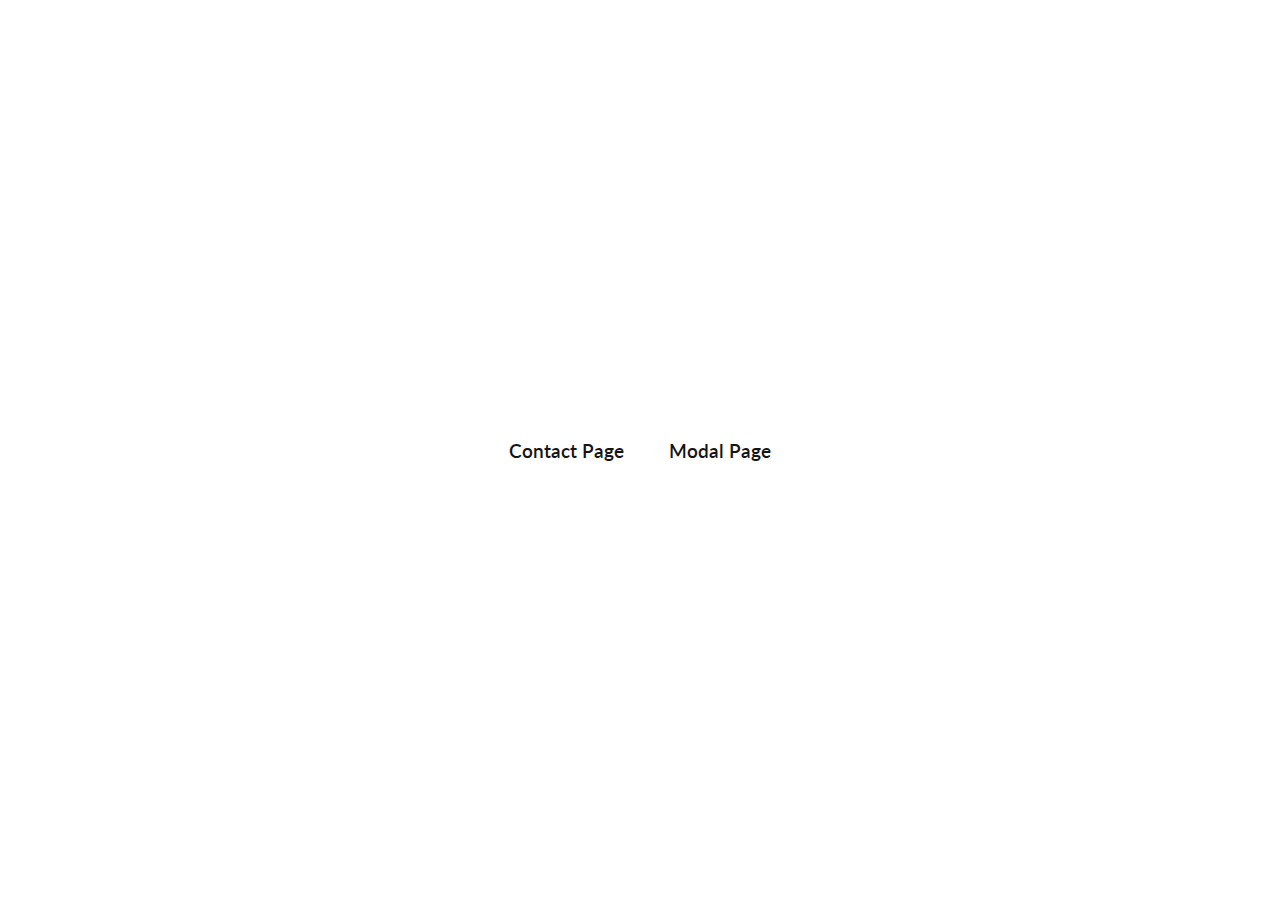
<file: index.html>
<!DOCTYPE html>
<html lang="en">
<head>
    <meta charset="UTF-8">
    <meta http-equiv="X-UA-Compatible" content="IE=edge">
    <meta name="viewport" content="width=device-width, initial-scale=1.0">
    <link rel="stylesheet" href="./style.css">
    <title>Interview Tasks</title>
</head>
<body>
    <section>
        <nav>
            <ul>
                <li> <a href="./contact/contact.html">
                    Contact Page
                </a></li>
                <li>
                    <a href="./modal/modal.html">
                        Modal Page
                    </a>
                </li>
            </ul>
        </nav>
    </section>
</body>
</html>
</file>
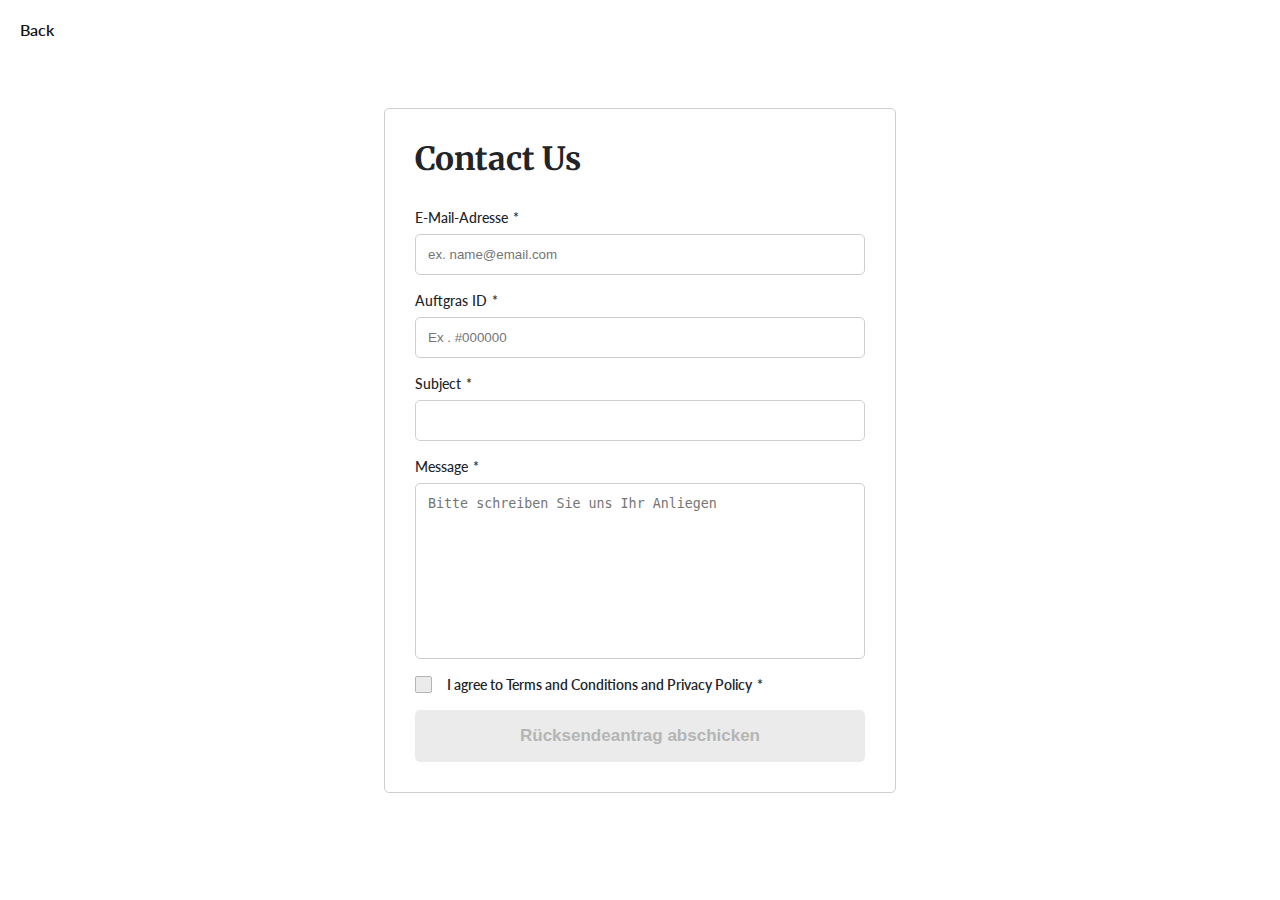
<file: contact/contact.html>
<!DOCTYPE html>
<html lang="en">
<head>
    <meta charset="UTF-8">
    <meta http-equiv="X-UA-Compatible" content="IE=edge">
    <meta name="viewport" content="width=device-width, initial-scale=1.0">
    <link rel="stylesheet" href="./contact.css">
    <title>Contact</title>
</head>
<body>
    <section>
        <a href="../index.html" class="backLink">Back</a>
        <div class="container">
            <h1>Contact Us</h1>
            <form action="#">
                <div>
                    <label for="email">E-Mail-Adresse</label>
                    <input type="text" name="email" id="email" placeholder="ex. name@email.com">
                </div>
                <div>
                    <label for="Auftgras">Auftgras ID</label>
                    <input type="text" name="Auftgras" id="Auftgras" placeholder="Ex . #000000">
                </div>
                <div>
                    <label for="Subject">Subject</label>
                    <input type="text" name="Subject" id="subject">
                </div>
                <div>
                    <label for="Message">Message</label>
                    <textarea name="Message" id="message" cols="30" rows="10" placeholder="Bitte schreiben Sie uns Ihr Anliegen"></textarea>
                </div>
                <div>
                    <label for="termsAndCondition">I agree to Terms and Conditions and Privacy Policy</label>
                    <input type="checkbox" name="termsAndCondition" id="termsAndCondition" class="termsInput">
                    <div class="dummyCheckbox">
                        <div class="dummyInnerCheckbox"></div>
                    </div>
                </div>
                <button class="disabled">Rücksendeantrag abschicken</button>
            </form>
        </div>
        <script src="./contact.js"></script>
    </section>
</body>
</html>
</file>
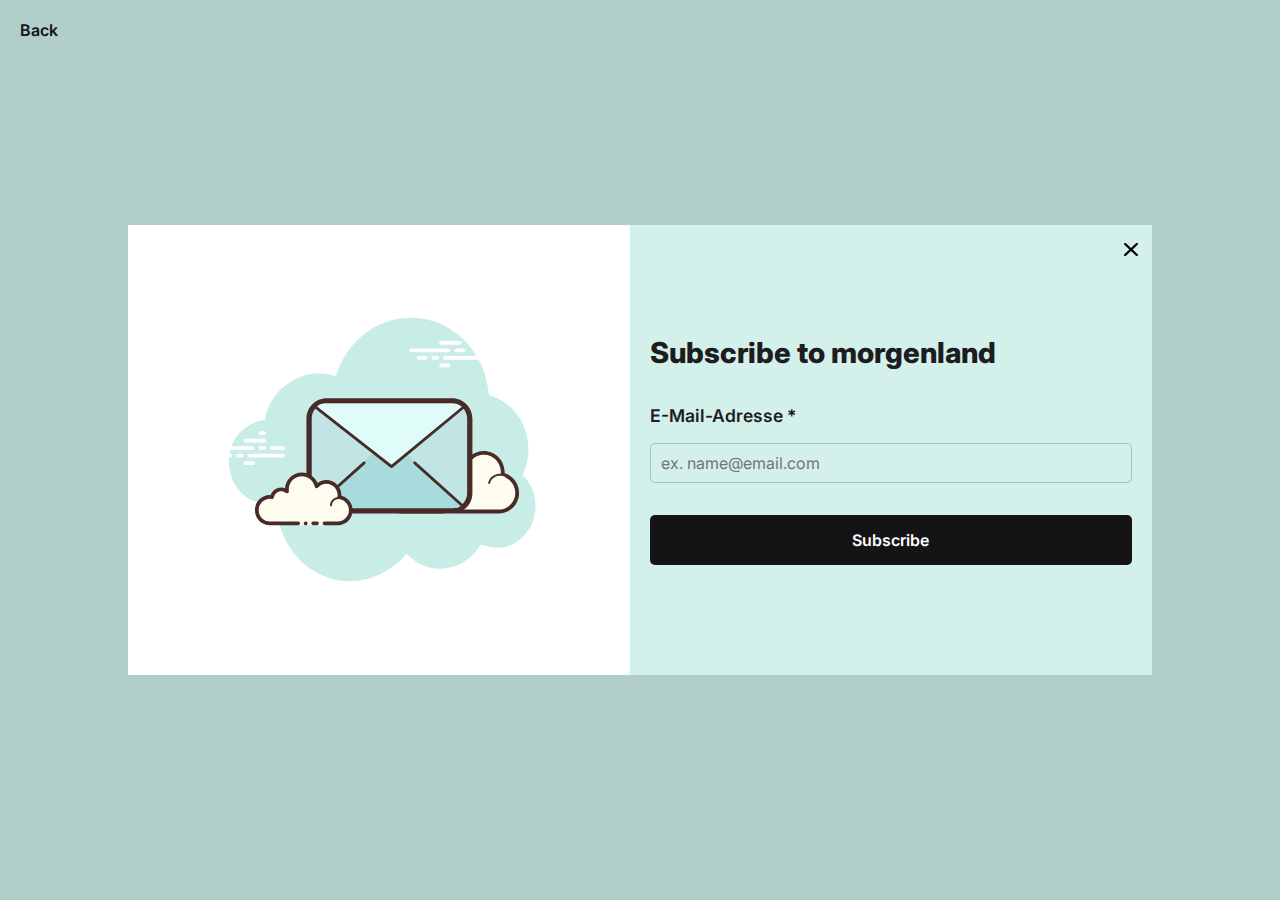
<file: modal/modal.html>
<!DOCTYPE html>
<html lang="en">
<head>
    <meta charset="UTF-8">
    <meta http-equiv="X-UA-Compatible" content="IE=edge">
    <meta name="viewport" content="width=device-width, initial-scale=1.0">
    <link rel="stylesheet" href="./modal.css">
    <title>Modal</title>
</head>
<body>
    <section>
        <a href="../index.html" class="backLink">Back</a>
        <dialog class="animate__fadeInDown">
            <div class="image_parent">
                <img src="../assets/Frame.svg" alt="">
            </div>
            <div class="area_content">
                <h1>Subscribe to morgenland</h1>
                <form action="#">
                    <div>
                        <label for="email">E-Mail-Adresse</label>
                        <input type="email" name="email" id="email" placeholder="ex. name@email.com">
                    </div>
                    <button>Subscribe</button>
                </form>
            </div>
            <div class="close_button">
                <img src="../assets/Vector.svg" alt="The Vector Image">
            </div>
        </dialog>
    </section>

    <script src="modal.js"></script>
</body>
</html>
</file>
<file: style.css>
@import url("https://fonts.googleapis.com/css2?family=Lato:wght@100;300;400;700;900&family=Merriweather&display=swap");


*{
    margin: 0;
    padding: 0;
    box-sizing: border-box;
    font-family: 'Lato', sans-serif;
}

section{
    height: 100vh;
    max-height: 100vh;
    display: flex;
    justify-content: center;
    align-items: center;
}

ul{
    list-style: none;
    display: flex;
    justify-content: center;
    align-items: center;
    gap: 45px;
    font-size: 1.2rem;
}

a{
    text-decoration: none;
    color: #141414;
    font-weight: 600;
}

@media (max-width: 768px){
    ul{
        flex-direction: column;
    }
}
</file>
<file: contact/contact.css>
@import url("https://fonts.googleapis.com/css2?family=Lato:wght@100;300;400;700;900&family=Merriweather&display=swap");

* {
  margin: 0;
  padding: 0;
  box-sizing: border-box;
}

section {
  min-height: 100vh;
  display: flex;
  justify-content: center;
  align-items: center;
}

.backLink{
  font-family: "Lato";
  position: absolute;
  top: 20px;
  left: 20px;
  background-color: transparent;
  border: none;
  cursor: pointer;
  text-decoration: none;
  color: #141414;
  font-weight: 600;
  z-index: 999;
}


.container {
  border: #cfcfcf solid 1px;
  padding: 30px;
  border-radius: 5px;
  display: flex;
  flex-direction: column;
  justify-content: center;
  align-items: start;
  gap: 30px;
  color: #212529;
  animation-duration: 0.5s;
  animation-fill-mode: both;
  animation-name: fadeIn;
  animation-timing-function: ease-in-out;
}

@keyframes fadeIn {
  from {
    opacity: 0;
    transform: translate3d(0, -50%, 0);
  }
  to {
    opacity: 1;
    transform: translate3d(0, 0, 0);
  }
}

h1 {
  font-family: "Merriweather", serif;
}

form {
  width: 100%;
  display: flex;
  flex-direction: column;
  justify-content: center;
  align-items: start;
  gap: 17px;
  font-family: "Lato";
}

form > div {
  width: 100%;
  display: flex;
  flex-direction: column;
  justify-content: center;
  align-items: start;
  gap: 8px;
}

form > div > label {
  font-weight: 500;
    font-size: 14px;
}

form > div > label::after {
    content: '*';
    color: #212529;
    margin-left: 5px;
}
  

form > div > input {
  width: 100%;
  padding: 12px;
  border: #cfcfcf solid 1px;
  color: #686f75;   
  border-radius: 5px;
}

form > div > input:focus {
    outline: none;
    border: #cfcfcf solid 1px;
}

form > div > textarea {
  width: 100%;
  padding: 12px;
  border: #cfcfcf solid 1px;
  color: #686f75;
  border-radius: 5px;
  resize: none;
}

form > div > textarea:focus {
    outline: none;
    border: #cfcfcf solid 1px;
}

form > div:nth-of-type(5) {
  flex-direction: row-reverse;
  align-items: center;
  justify-content: start;
  gap: 15px;
}

form > div:nth-of-type(5) > input {
  flex-shrink: 1;
  flex-basis: 0%;
}

form > div:nth-of-type(5) > label {
    font-weight: 600;
    font-size: 14px;
    position: relative;
    cursor: pointer;
}

.dummyCheckbox {
    height: 17px;
    width: 17px;
    background-color: #EBEBEB;
    border: #B5B5B5 solid 1px;
    border-radius: 2px;
    display: flex;
    justify-content: center;
    align-items: center;
}

.dummyInnerCheckbox{
    height: 65%;
    width: 65%;
    scale: 0;
    background-color: #141414;
    border-radius: 1px;
    transition: all 0.2s linear;
}

input[type = "checkbox"]:checked ~ .dummyCheckbox > .dummyInnerCheckbox {
    scale: 1;
}

input[type = "checkbox"] {
    display: none;
}

form > button {
    border: none;
    outline: none;
    width: 100%;
    padding: 16px 0;
    background-color: #141414;
    color: #ffffff;
    font-weight: 700;
    border-radius: 5px;
    font-size: 17px;
    transition: all 0.2s linear;
}

form > button.disabled{
    background-color: #EBEBEB;
    color: #B5B5B5;
    cursor: not-allowed;
} 

@media (max-width: 340px){
    .container{
        padding: 15px;
        gap: 10px;
    }

    h1{
        font-size: 20px;
    }

    form{
        gap: 10px;
    }

    form > div > label {
        font-size: 10px;
    }

    form > div:nth-of-type(5) > label{
        font-size: 10px;
    }

    form > div:nth-of-type(5) > div {
        height: 5px;
        width: 5px;
    }

    form > button {
        font-size: 10px;
        padding: 10px 0;
    }
}

@media (max-width: 648px) {
  .container {
    width: 100%;
    border: none;
  }

  h1{
    font-size: 20px;
  }

  form{
    gap: 25px;
  }

  form > div > label {
    font-size: 12px;
  }

  form > div:nth-of-type(5) > label{
    font-size: 12px;
  }

  form > div:nth-of-type(5) > div {
    height: 15px;
    width: 15px;
  }
  
  form > button {
    font-size: 15px;
    padding: 12px 0;
  }
}

@media (max-width: 1024px) and (min-width: 649px) {
  .container {
    width: 60vw;
  }
}

@media (min-width: 1025px) {
  .container {
    width: 40vw;
  }
}

@media (min-width: 1441px) {
  .container {
    width: 30vw;
  }
}

@media (min-width: 1921px) {
  .container {
    padding: 45px;
    width: 35vw;
    gap: 40px;
  }

  form > div {
    gap: 15px;
  }

    form > div > label {
        font-size: 25px;
    }

    form > div:nth-of-type(5) > label{
        font-size: 25px;
    }

    form > div:nth-of-type(5) > div {
        height: 20px;
        width: 20px;
    }

    form > button {
        font-size: 20px;
        padding: 17px 0;
    }

    form > div > input {
        padding: 17px;
    }

    form > div > textarea {
        padding: 17px;
    }

    h1{
        font-size: 45px;
    }

    form{
        gap: 40px;
    }

}
</file>
<file: modal/modal.css>
@import url('https://fonts.googleapis.com/css2?family=Inter:wght@200;400;600;800&display=swap');

* {
    margin: 0;
    padding: 0;
    box-sizing: border-box;
    font-family: 'Inter', sans-serif;;
}

section{
    background-color: #b1cec9;
    height: 100vh;
    max-height: 100vh;
    width: 100vw;
    display: flex;
    justify-content: center;
    align-items: center;
}

.backLink{
    position: absolute;
    top: 20px;
    left: 20px;
    background-color: transparent;
    border: none;
    cursor: pointer;
    text-decoration: none;
    color: #141414;
    font-weight: 600;
}

dialog{
    width: 100%;
    display: flex;
    flex-direction: column;
    justify-content: center;
    align-items: center;
    border: none;
    position: relative;
}

.close_button {
    position: absolute;
    top: 15px;
    right: 10px;
    background-color: transparent;
    border: none;
    cursor: pointer;
}

.image_parent{
    width: 100%;
    height: 100%;
    display: flex;
    justify-content: center;
    align-items: center;
}

img {
    width: 70%;
    height: 70%;
    object-fit: cover;
}

.area_content{
    display: flex;
    flex-direction: column;
    justify-content: center;
    align-items: start;
    width: 100%;
    background-color: #D4F0EB;
    padding: 35px 20px;
    gap: 15px;
}

.area_content h1{
    font-size: 1.7rem;
    font-weight: 800;
    color: #1D1D1D;
    margin-bottom: 20px;
}

.area_content form {
    width: 100%;
    display: flex;
    flex-direction: column;
    justify-content: center;
    align-items: start;
    gap: 20px;
}

.area_content form div {
    width: 100%;
    display: flex;
    flex-direction: column;
    justify-content: center;
    align-items: start;
    gap: 10px;
}

.area_content form div label {
    font-size: 1rem;
    font-weight: 600;
    color: #1D1D1D;
}

.area_content form div label::after {
    content: ' *';
    color: #141414;
}


.area_content form div input {
    width: 100%;
    height: 40px;
    border: 1px solid rgba(0, 0, 0, 0.2);
    border-radius: 5px;
    padding: 15px 10px;
    font-size: 1rem;
    font-weight: 400;
    color: #1D1D1D;
    background-color: transparent;
}

.area_content form div input:focus {
    outline: none;
    border: 1px solid rgba(0, 0, 0, 0.2);
}

button{
    background-color: #141414;
    color: #fff;
    font-size: 1rem;
    font-weight: 600;
    padding: 15px 20px;
    border: none;
    border-radius: 5px;
    cursor: pointer;
    width: 100%;
}

.animate__fadeInDown {
    animation-duration: 0.5s;
    animation-fill-mode: both;
    animation-name: fadeInDown;
    animation-timing-function: ease-in-out;
}

.animate__fadeOutDown{
    animation-duration: 0.5s;
    animation-fill-mode: both;
    animation-name: fadeOutDown;
    animation-timing-function: ease-in-out;
}

@keyframes fadeInDown {
    0% {
        opacity: 0;
        transform: translate3d(0, -10%, 0);
    }

    100% {
        opacity: 1;
        transform: none;
    }
}

@keyframes fadeOutDown {
    0% {
        opacity: 1;
        transform: none;
    }

    100% {
        opacity: 0;
        transform: translate3d(0, 20%, 0);
        pointer-events: none;
        visibility: hidden;
    }
}


@media (min-width: 480px){
    dialog{
        width: 80%;
    }

    .image_parent{
        width: 60%;
        height: 100%;
    }

    img {
        width: 100%;
        height: 100%;
    }
}


@media (min-width: 649px) and (max-width: 1024px){
    dialog{
        width: 60%;
    }

    .image_parent{
        width: 50%;
        height: 100%;
    }

    img {
        width: 100%;
        height: 100%;
    }
}


@media (min-width: 1025px) and (max-width: 1280px) {
    dialog{
        width: 80%;
        height: 50%;
        flex-direction: row;
    }

    .image_parent{
        width: 100%;
        height: 100%;
    }

    img {
        width: 75%;
        height: 75%;
    }

    .area_content{
        width: 100%;
        height: 100%;
    }

    .area_content h1{
        font-size: 1.8rem;
    }

    .area_content form {
        gap: 2rem;
    }

    .area_content form div {
        gap: 1.1rem;
    }

    .area_content form div label {
        font-size: 1.1rem;
    }
}

@media (min-width: 1281px) and (max-width: 1660px) {
    dialog{
        width: 80%;
        height: 60%;
        flex-direction: row;
    }

    .image_parent{
        width: 100%;
        height: 100%;
    }

    img {
        width: 75%;
        height: 75%;
    }

    .area_content{
        width: 100%;
        height: 100%;
        padding: 0 3rem;
    }

    .area_content h1{
        font-size: 2.1rem;
    }

    .area_content form {
        gap: 2.3rem;
    }

    .area_content form div {
        gap: 1.1rem;
    }
    .area_content form div input {
        padding: 1.5rem 1rem;
    }

    .area_content form div label {
        font-size: 1.1rem;
    }
}

@media (min-width: 1660px) and (max-width: 2550px) {
    dialog{
        width: 80%;
        height: 60%;
        flex-direction: row;
    }

    .close_button{
        top: 2rem;
        right: 2rem;
    }

    .close_button img{
        width: 1.5rem;
        height: 1.5rem;
    }
    
    .image_parent{
        width: 100%;
        height: 100%;
    }

    img {
        width: 90%;
        height: 90%;
    }


    .area_content{
        width: 100%;
        height: 100%;
        padding: 0 7rem;
        gap: 2rem;
    }

    .area_content h1{
        font-size: 2.8rem;
    }

    .area_content form {
        gap: 3rem;
    }

    .area_content form div {
        gap: 1.5rem;
    }
    .area_content form div input {
        padding: 2rem 1rem;
    }

    .area_content form div label {
        font-size: 1.4rem;
    }

    .area_content button {
        padding: 1.4rem 0;
        font-size: 1.3rem;
    }
}


@media (min-width: 2551px) {
    dialog{
        width: 80%;
        height: 60%;
        flex-direction: row;
    }

    .close_button{
        top: 2rem;
        right: 2rem;
    }

    .close_button img{
        width: 1.5rem;
        height: 1.5rem;
    }

    .image_parent{
        width: 100%;
        height: 100%;
    }

    img {
        width: 90%;
        height: 90%;
    }

    .area_content{
        width: 100%;
        height: 100%;
        padding: 0 7.7rem;
        gap: 2.4rem;
    }

    .area_content h1{
        font-size: 3.2rem;
    }

    .area_content form {
        gap: 3.4rem;
    }

    .area_content form div {
        gap: 1.9rem;
    }
    .area_content form div input {
        padding: 2.4rem 1.4rem;
        font-size: larger;
    }

    .area_content form div label {
        font-size: 1.7rem;
    }

    .area_content button {
        padding: 1.7rem 0;
        font-size: 1.7rem;
    }
}
</file>
